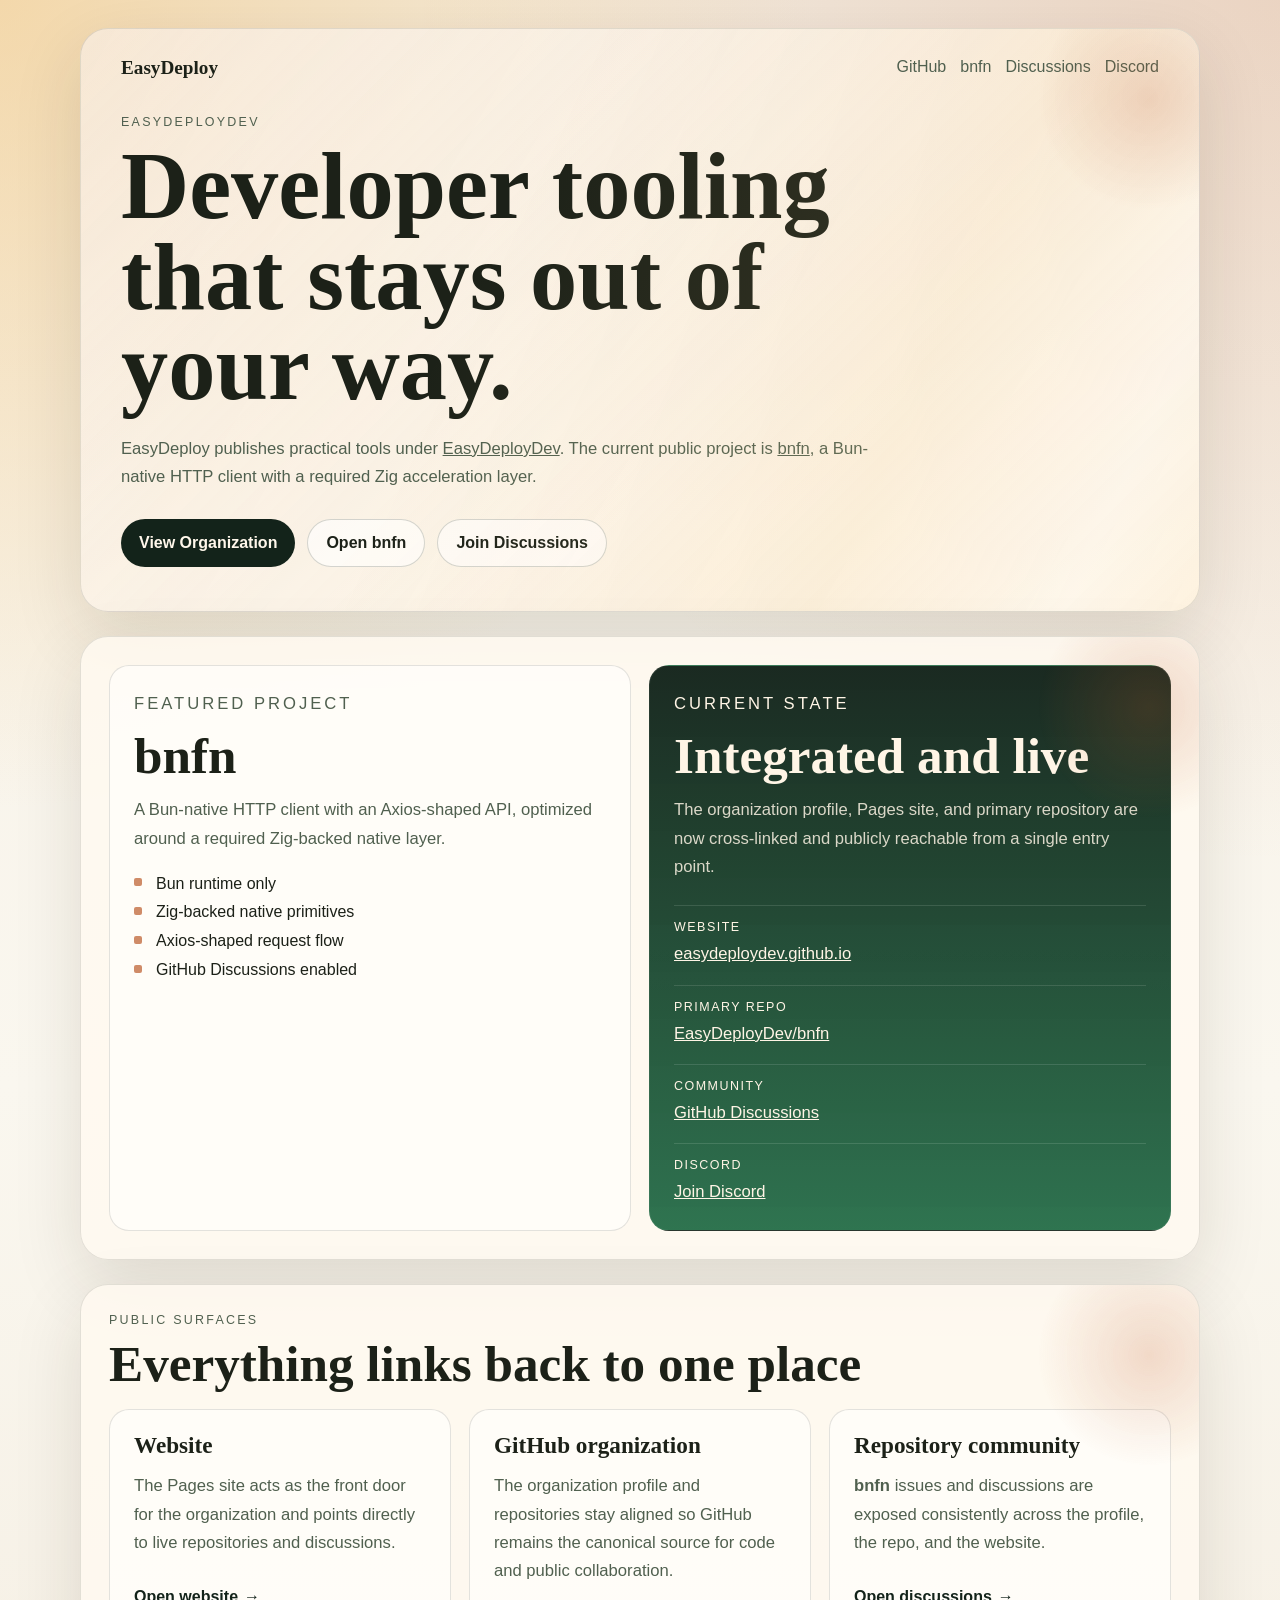
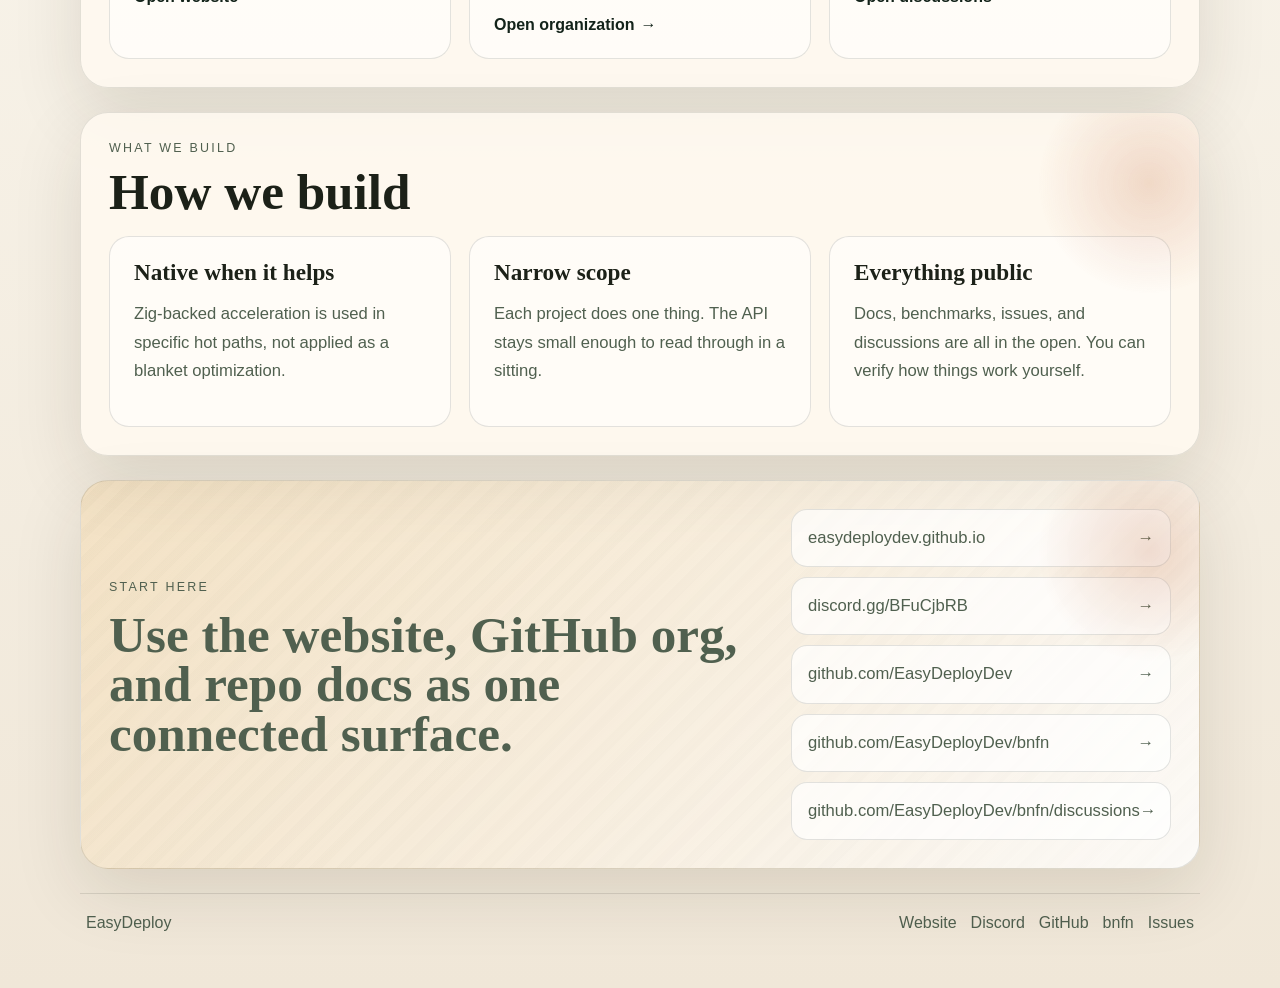
<file: index.html>
<!DOCTYPE html>
<html lang="en">
  <head>
    <meta charset="UTF-8" />
    <meta name="viewport" content="width=device-width, initial-scale=1.0" />
    <title>EasyDeploy</title>
    <meta
      name="description"
      content="EasyDeploy builds focused developer tooling under the EasyDeployDev organization."
    />
    <meta name="theme-color" content="#13231a" />
    <meta property="og:title" content="EasyDeploy" />
    <meta
      property="og:description"
      content="Focused developer tooling under the EasyDeployDev organization."
    />
    <meta property="og:type" content="website" />
    <meta property="og:url" content="https://easydeploydev.github.io/" />
    <meta name="twitter:card" content="summary_large_image" />
    <link rel="canonical" href="https://easydeploydev.github.io/" />
    <link rel="stylesheet" href="./styles.css" />
  </head>
  <body>
    <div class="page-shell">
      <header class="hero">
        <div class="topbar">
          <a class="brand" href="./">EasyDeploy</a>
          <button class="nav-toggle" aria-label="Toggle navigation" aria-expanded="false">
            <span class="nav-toggle-bar"></span>
            <span class="nav-toggle-bar"></span>
            <span class="nav-toggle-bar"></span>
          </button>
          <nav class="topnav" aria-label="Primary">
            <a href="https://github.com/EasyDeployDev">GitHub</a>
            <a href="https://github.com/EasyDeployDev/bnfn">bnfn</a>
            <a href="https://github.com/EasyDeployDev/bnfn/discussions">Discussions</a>
            <a href="https://discord.gg/BFuCjbRB">Discord</a>
          </nav>
        </div>

        <p class="eyebrow">EasyDeployDev</p>
        <h1>Developer tooling that stays out of your way.</h1>
        <p class="lede">
          EasyDeploy publishes practical tools under
          <a href="https://github.com/EasyDeployDev">EasyDeployDev</a>. The
          current public project is
          <a href="https://github.com/EasyDeployDev/bnfn">bnfn</a>, a Bun-native
          HTTP client with a required Zig acceleration layer.
        </p>
        <div class="hero-actions">
          <a class="button button-solid" href="https://github.com/EasyDeployDev"
            >View Organization</a
          >
          <a class="button button-ghost" href="https://github.com/EasyDeployDev/bnfn"
            >Open bnfn</a
          >
          <a class="button button-ghost" href="https://github.com/EasyDeployDev/bnfn/discussions"
            >Join Discussions</a
          >
        </div>
      </header>

      <main>
        <section class="panel grid two-up reveal" id="bnfn">
          <article class="card">
            <p class="section-label">Featured Project</p>
            <h2>bnfn</h2>
            <p>
              A Bun-native HTTP client with an Axios-shaped API, optimized around
              a required Zig-backed native layer.
            </p>
            <ul class="feature-list">
              <li>Bun runtime only</li>
              <li>Zig-backed native primitives</li>
              <li>Axios-shaped request flow</li>
              <li>GitHub Discussions enabled</li>
            </ul>
          </article>

          <article class="card accent-card">
            <p class="section-label">Current State</p>
            <h2>Integrated and live</h2>
            <p>
              The organization profile, Pages site, and primary repository are now
              cross-linked and publicly reachable from a single entry point.
            </p>
            <dl class="stats">
              <div>
                <dt>Website</dt>
                <dd><a href="https://easydeploydev.github.io/">easydeploydev.github.io</a></dd>
              </div>
              <div>
                <dt>Primary repo</dt>
                <dd><a href="https://github.com/EasyDeployDev/bnfn">EasyDeployDev/bnfn</a></dd>
              </div>
              <div>
                <dt>Community</dt>
                <dd>
                  <a href="https://github.com/EasyDeployDev/bnfn/discussions">GitHub Discussions</a>
                </dd>
              </div>
              <div>
                <dt>Discord</dt>
                <dd><a href="https://discord.gg/BFuCjbRB">Join Discord</a></dd>
              </div>
            </dl>
          </article>
        </section>

        <section class="panel reveal">
          <div class="section-header">
            <p class="section-label">Public Surfaces</p>
            <h2>Everything links back to one place</h2>
          </div>
          <div class="grid three-up">
            <article class="card">
              <h3>Website</h3>
              <p>
                The Pages site acts as the front door for the organization and
                points directly to live repositories and discussions.
              </p>
              <a class="text-link" href="https://easydeploydev.github.io/">Open website <span class="arrow" aria-hidden="true">&rarr;</span></a>
            </article>
            <article class="card">
              <h3>GitHub organization</h3>
              <p>
                The organization profile and repositories stay aligned so GitHub
                remains the canonical source for code and public collaboration.
              </p>
              <a class="text-link" href="https://github.com/EasyDeployDev">Open organization <span class="arrow" aria-hidden="true">&rarr;</span></a>
            </article>
            <article class="card">
              <h3>Repository community</h3>
              <p>
                <strong>bnfn</strong> issues and discussions are exposed consistently across the
                profile, the repo, and the website.
              </p>
              <a class="text-link" href="https://github.com/EasyDeployDev/bnfn/discussions"
                >Open discussions <span class="arrow" aria-hidden="true">&rarr;</span></a
              >
            </article>
          </div>
        </section>

        <section class="panel reveal">
          <div class="section-header">
            <p class="section-label">What We Build</p>
            <h2>How we build</h2>
          </div>
          <div class="grid three-up">
            <article class="card">
              <h3>Native when it helps</h3>
              <p>
                Zig-backed acceleration is used in specific hot paths, not
                applied as a blanket optimization.
              </p>
            </article>
            <article class="card">
              <h3>Narrow scope</h3>
              <p>
                Each project does one thing. The API stays small enough to
                read through in a sitting.
              </p>
            </article>
            <article class="card">
              <h3>Everything public</h3>
              <p>
                Docs, benchmarks, issues, and discussions are all in the open.
                You can verify how things work yourself.
              </p>
            </article>
          </div>
        </section>

        <section class="panel callout reveal">
          <div>
            <p class="section-label">Start Here</p>
            <h2>Use the website, GitHub org, and repo docs as one connected surface.</h2>
          </div>
          <div class="link-stack">
            <a href="https://easydeploydev.github.io/">easydeploydev.github.io <span class="arrow" aria-hidden="true">&rarr;</span></a>
            <a href="https://discord.gg/BFuCjbRB">discord.gg/BFuCjbRB <span class="arrow" aria-hidden="true">&rarr;</span></a>
            <a href="https://github.com/EasyDeployDev">github.com/EasyDeployDev <span class="arrow" aria-hidden="true">&rarr;</span></a>
            <a href="https://github.com/EasyDeployDev/bnfn">github.com/EasyDeployDev/bnfn <span class="arrow" aria-hidden="true">&rarr;</span></a>
            <a href="https://github.com/EasyDeployDev/bnfn/discussions"
              >github.com/EasyDeployDev/bnfn/discussions <span class="arrow" aria-hidden="true">&rarr;</span></a
            >
          </div>
        </section>
      </main>

      <footer class="site-footer">
        <span>EasyDeploy</span>
        <div class="footer-links">
          <a href="https://easydeploydev.github.io/">Website</a>
          <a href="https://discord.gg/BFuCjbRB">Discord</a>
          <a href="https://github.com/EasyDeployDev">GitHub</a>
          <a href="https://github.com/EasyDeployDev/bnfn">bnfn</a>
          <a href="https://github.com/EasyDeployDev/bnfn/issues">Issues</a>
        </div>
      </footer>
    </div>

    <script>
      // Scroll-triggered reveal
      (function () {
        var els = document.querySelectorAll(".reveal");
        if (!("IntersectionObserver" in window)) {
          els.forEach(function (el) { el.classList.add("visible"); });
          return;
        }
        var io = new IntersectionObserver(
          function (entries) {
            entries.forEach(function (e) {
              if (e.isIntersecting) {
                e.target.classList.add("visible");
                io.unobserve(e.target);
              }
            });
          },
          { threshold: 0.12 }
        );
        els.forEach(function (el) { io.observe(el); });
      })();

      // Mobile nav toggle
      (function () {
        var btn = document.querySelector(".nav-toggle");
        var nav = document.querySelector(".topnav");
        if (!btn || !nav) return;
        btn.addEventListener("click", function () {
          var open = nav.classList.toggle("open");
          btn.classList.toggle("active", open);
          btn.setAttribute("aria-expanded", String(open));
        });
      })();
    </script>
  </body>
</html>
</file>
<file: styles.css>
:root {
  --bg: #f5efe4;
  --surface: rgba(255, 250, 240, 0.86);
  --surface-strong: #13231a;
  --text: #1c2118;
  --muted: #50604f;
  --line: rgba(28, 33, 24, 0.12);
  --shadow: 0 24px 70px rgba(43, 33, 12, 0.12);
  --radius-lg: 28px;
  --radius-md: 20px;
  --accent: #bb5a2a;
  --focus-ring: rgba(187, 90, 42, 0.5);
}

* {
  box-sizing: border-box;
}

html {
  scroll-behavior: smooth;
}

body {
  margin: 0;
  min-height: 100vh;
  color: var(--text);
  background:
    radial-gradient(circle at top left, rgba(242, 197, 124, 0.55), transparent 28%),
    radial-gradient(circle at top right, rgba(187, 90, 42, 0.18), transparent 30%),
    linear-gradient(180deg, #f5efe4 0%, #faf7ef 42%, #f0e7d8 100%);
  font-family: "Trebuchet MS", Verdana, sans-serif;
  -webkit-font-smoothing: antialiased;
  -moz-osx-font-smoothing: grayscale;
}

a {
  color: inherit;
}

/* ─── Focus Styles ─── */

:focus-visible {
  outline: 2px solid var(--accent);
  outline-offset: 3px;
  border-radius: 4px;
}

.button:focus-visible {
  outline-offset: 4px;
  box-shadow: 0 0 0 4px var(--focus-ring);
}

/* ─── Layout ─── */

.page-shell {
  width: min(1120px, calc(100% - 32px));
  margin: 0 auto;
  padding: 28px 0 56px;
}

.hero,
.panel {
  position: relative;
  overflow: hidden;
  border: 1px solid var(--line);
  border-radius: var(--radius-lg);
  background: var(--surface);
  box-shadow: var(--shadow);
}

.hero {
  padding: 28px 40px 44px;
  margin-bottom: 24px;
  background:
    linear-gradient(135deg, rgba(255, 255, 255, 0.55), rgba(255, 245, 228, 0.92)),
    linear-gradient(120deg, rgba(187, 90, 42, 0.12), rgba(19, 35, 26, 0.04));
  animation: fade-up 600ms ease-out both;
}

.hero::before {
  content: "";
  position: absolute;
  inset: 0;
  background: linear-gradient(
    115deg,
    transparent 20%,
    rgba(242, 197, 124, 0.12) 40%,
    rgba(255, 255, 255, 0.2) 50%,
    rgba(242, 197, 124, 0.12) 60%,
    transparent 80%
  );
  background-size: 200% 100%;
  animation: hero-shimmer 8s ease-in-out infinite;
  pointer-events: none;
}

.hero::after,
.panel::after {
  content: "";
  position: absolute;
  width: 220px;
  height: 220px;
  right: -60px;
  top: -40px;
  border-radius: 50%;
  background: radial-gradient(circle, rgba(187, 90, 42, 0.2), transparent 72%);
  pointer-events: none;
}

/* ─── Navigation ─── */

.topbar {
  display: flex;
  align-items: center;
  justify-content: space-between;
  gap: 20px;
  margin-bottom: 36px;
}

.brand {
  font-family: "Palatino Linotype", "Book Antiqua", Palatino, serif;
  font-size: 1.2rem;
  font-weight: 700;
  text-decoration: none;
}

.nav-toggle {
  display: none;
  flex-direction: column;
  justify-content: center;
  gap: 5px;
  width: 36px;
  height: 36px;
  padding: 6px;
  background: none;
  border: 1px solid var(--line);
  border-radius: 8px;
  cursor: pointer;
  z-index: 10;
}

.nav-toggle-bar {
  display: block;
  width: 100%;
  height: 2px;
  background: var(--text);
  border-radius: 2px;
  transition: transform 300ms ease, opacity 200ms ease;
}

.nav-toggle.active .nav-toggle-bar:nth-child(1) {
  transform: translateY(7px) rotate(45deg);
}

.nav-toggle.active .nav-toggle-bar:nth-child(2) {
  opacity: 0;
}

.nav-toggle.active .nav-toggle-bar:nth-child(3) {
  transform: translateY(-7px) rotate(-45deg);
}

.topnav {
  display: flex;
  flex-wrap: wrap;
  gap: 14px;
}

.topnav a {
  position: relative;
  text-decoration: none;
  color: var(--muted);
  padding-bottom: 2px;
  transition: color 200ms ease;
}

.topnav a::after {
  content: "";
  position: absolute;
  left: 0;
  bottom: -2px;
  width: 0;
  height: 2px;
  background: var(--accent);
  border-radius: 1px;
  transition: width 250ms ease;
}

.topnav a:hover {
  color: var(--text);
}

.topnav a:hover::after {
  width: 100%;
}

/* ─── Typography ─── */

.eyebrow,
.section-label {
  margin: 0 0 12px;
  letter-spacing: 0.18em;
  text-transform: uppercase;
  color: var(--muted);
  font-size: 0.78rem;
}

h1,
h2,
h3 {
  margin: 0;
  font-family: "Palatino Linotype", "Book Antiqua", Palatino, serif;
  line-height: 0.96;
}

h1 {
  max-width: 760px;
  font-size: clamp(3rem, 8vw, 5.9rem);
}

h2 {
  font-size: clamp(2rem, 4vw, 3.2rem);
  margin-bottom: 14px;
}

h3 {
  font-size: 1.45rem;
  margin-bottom: 12px;
}

.lede,
.card p,
.callout,
dd {
  font-size: 1.04rem;
  line-height: 1.7;
  color: var(--muted);
}

.lede {
  max-width: 760px;
  margin: 22px 0 0;
}

/* ─── Buttons ─── */

.hero-actions {
  display: flex;
  flex-wrap: wrap;
  gap: 12px;
  margin-top: 28px;
}

.button {
  display: inline-flex;
  align-items: center;
  justify-content: center;
  min-height: 48px;
  padding: 0 18px;
  border-radius: 999px;
  text-decoration: none;
  font-weight: 700;
  transition:
    transform 180ms ease,
    background-color 200ms ease,
    border-color 200ms ease,
    box-shadow 200ms ease;
}

.button:hover {
  transform: translateY(-2px);
}

.button:active {
  transform: translateY(0);
  transition-duration: 60ms;
}

.button-solid {
  background: var(--surface-strong);
  color: #fff7eb;
}

.button-solid:hover {
  background: #1a3524;
  box-shadow: 0 6px 20px rgba(19, 35, 26, 0.28);
}

.button-ghost {
  border: 1px solid rgba(19, 35, 26, 0.18);
  background: rgba(255, 255, 255, 0.62);
}

.button-ghost:hover {
  border-color: rgba(19, 35, 26, 0.34);
  background: rgba(255, 255, 255, 0.88);
  box-shadow: 0 4px 14px rgba(43, 33, 12, 0.08);
}

/* ─── Panels & Cards ─── */

.panel {
  padding: 28px;
  margin-bottom: 24px;
  animation: fade-up 680ms ease-out both;
}

.grid {
  display: grid;
  gap: 18px;
}

.two-up {
  grid-template-columns: repeat(2, minmax(0, 1fr));
}

.three-up {
  grid-template-columns: repeat(3, minmax(0, 1fr));
}

.card {
  height: 100%;
  padding: 24px;
  border: 1px solid var(--line);
  border-radius: var(--radius-md);
  background: rgba(255, 255, 255, 0.54);
  transition:
    transform 280ms ease,
    box-shadow 280ms ease,
    border-color 280ms ease;
}

.card:hover {
  transform: translateY(-4px);
  box-shadow: 0 12px 32px rgba(43, 33, 12, 0.1);
  border-color: rgba(28, 33, 24, 0.2);
}

.accent-card {
  background:
    linear-gradient(180deg, rgba(19, 35, 26, 0.97), rgba(29, 104, 66, 0.92)),
    linear-gradient(180deg, rgba(255, 255, 255, 0.08), rgba(255, 255, 255, 0));
  border-color: rgba(255, 255, 255, 0.06);
}

.accent-card:hover {
  box-shadow: 0 12px 36px rgba(19, 35, 26, 0.3);
  border-color: rgba(255, 255, 255, 0.14);
}

.accent-card .section-label,
.accent-card h2,
.accent-card a,
.accent-card dt {
  color: #fff5e6;
}

.accent-card p,
.accent-card dd {
  color: rgba(255, 245, 230, 0.84);
}

.feature-list {
  margin: 16px 0 0;
  padding-left: 0;
  list-style: none;
  color: var(--text);
  line-height: 1.8;
}

.feature-list li {
  position: relative;
  padding-left: 22px;
}

.feature-list li::before {
  content: "";
  position: absolute;
  left: 0;
  top: 0.55em;
  width: 8px;
  height: 8px;
  border-radius: 2px;
  background: var(--accent);
  opacity: 0.7;
}

.stats {
  margin: 24px 0 0;
  display: grid;
  gap: 16px;
}

.stats div {
  padding-top: 14px;
  border-top: 1px solid rgba(255, 255, 255, 0.12);
}

dt {
  margin-bottom: 6px;
  font-size: 0.78rem;
  letter-spacing: 0.12em;
  text-transform: uppercase;
}

dd {
  margin: 0;
}

.section-header {
  margin-bottom: 20px;
}

/* ─── Text Links ─── */

.text-link {
  display: inline-flex;
  align-items: center;
  gap: 6px;
  margin-top: 14px;
  color: var(--surface-strong);
  font-weight: 700;
  text-decoration: none;
  transition: color 200ms ease, gap 250ms ease;
}

.text-link:hover {
  color: var(--accent);
  gap: 10px;
}

.arrow {
  display: inline-block;
  transition: transform 250ms ease;
}

.text-link:hover .arrow,
.link-stack a:hover .arrow {
  transform: translateX(3px);
}

/* ─── Callout ─── */

.callout {
  display: flex;
  align-items: center;
  justify-content: space-between;
  gap: 24px;
  background:
    linear-gradient(135deg, rgba(242, 197, 124, 0.28), rgba(255, 255, 255, 0.78)),
    repeating-linear-gradient(
      -45deg,
      rgba(19, 35, 26, 0.02),
      rgba(19, 35, 26, 0.02) 10px,
      rgba(255, 255, 255, 0.02) 10px,
      rgba(255, 255, 255, 0.02) 20px
    );
}

.link-stack {
  display: flex;
  flex-direction: column;
  gap: 10px;
  min-width: min(100%, 380px);
}

.link-stack a {
  display: flex;
  align-items: center;
  justify-content: space-between;
  padding: 14px 16px;
  border-radius: 16px;
  border: 1px solid var(--line);
  text-decoration: none;
  background: rgba(255, 255, 255, 0.7);
  transition:
    background 200ms ease,
    border-color 200ms ease,
    transform 200ms ease,
    box-shadow 200ms ease;
}

.link-stack a:hover {
  transform: translateY(-2px);
  background: rgba(255, 255, 255, 0.95);
  border-color: rgba(28, 33, 24, 0.22);
  box-shadow: 0 4px 14px rgba(43, 33, 12, 0.08);
}

/* ─── Footer ─── */

.site-footer {
  display: flex;
  align-items: center;
  justify-content: space-between;
  gap: 18px;
  padding: 20px 6px 0;
  margin-top: 8px;
  border-top: 1px solid var(--line);
  color: var(--muted);
}

.footer-links {
  display: flex;
  flex-wrap: wrap;
  gap: 14px;
}

.footer-links a {
  text-decoration: none;
  transition: color 200ms ease;
}

.footer-links a:hover {
  color: var(--text);
}

/* ─── 404 ─── */

.error-panel {
  padding: 48px 40px;
  text-align: center;
  animation: fade-up 600ms ease-out both;
}

.error-panel .eyebrow {
  font-size: 5rem;
  font-family: "Palatino Linotype", "Book Antiqua", Palatino, serif;
  font-weight: 700;
  letter-spacing: 0.04em;
  color: var(--accent);
  opacity: 0.25;
  margin-bottom: 8px;
}

.error-panel h1 {
  margin: 0 auto;
  font-size: clamp(2rem, 5vw, 3.6rem);
}

.error-panel .lede {
  margin: 18px auto 0;
  text-align: center;
}

.error-panel .hero-actions {
  justify-content: center;
}

/* ─── Scroll Reveal ─── */

.reveal {
  opacity: 0;
  transform: translateY(28px);
  transition: opacity 600ms ease-out, transform 600ms ease-out;
}

.reveal.visible {
  opacity: 1;
  transform: translateY(0);
}

/* Stagger children inside revealed panels */
.reveal.visible .card {
  animation: card-stagger 500ms ease-out both;
}

.reveal.visible .card:nth-child(1) { animation-delay: 80ms; }
.reveal.visible .card:nth-child(2) { animation-delay: 160ms; }
.reveal.visible .card:nth-child(3) { animation-delay: 240ms; }

/* ─── Animations ─── */

@keyframes fade-up {
  from {
    opacity: 0;
    transform: translateY(18px);
  }
  to {
    opacity: 1;
    transform: translateY(0);
  }
}

@keyframes card-stagger {
  from {
    opacity: 0;
    transform: translateY(14px);
  }
  to {
    opacity: 1;
    transform: translateY(0);
  }
}

@keyframes hero-shimmer {
  0%, 100% { background-position: -50% 0; }
  50% { background-position: 150% 0; }
}

/* ─── Responsive ─── */

@media (max-width: 900px) {
  .two-up,
  .three-up,
  .callout {
    grid-template-columns: 1fr;
    display: grid;
  }

  .topbar {
    flex-wrap: wrap;
  }

  .nav-toggle {
    display: flex;
  }

  .topnav {
    display: none;
    flex-direction: column;
    width: 100%;
    gap: 8px;
    padding-top: 12px;
    border-top: 1px solid var(--line);
  }

  .topnav.open {
    display: flex;
  }

  .topnav a {
    padding: 8px 0;
  }

  .site-footer {
    flex-direction: column;
    align-items: flex-start;
  }
}

@media (max-width: 640px) {
  .page-shell {
    width: min(100% - 18px, 1120px);
    padding-top: 12px;
  }

  .hero,
  .panel {
    border-radius: 22px;
  }

  .hero {
    padding: 22px 22px 28px;
  }

  .panel,
  .card,
  .error-panel {
    padding: 20px;
  }

  h1 {
    line-height: 1;
  }

  .button,
  .link-stack {
    width: 100%;
  }

  .callout > div:first-child h2 {
    font-size: 1.6rem;
    line-height: 1.15;
  }
}

/* Reduce motion for users who prefer it */
@media (prefers-reduced-motion: reduce) {
  *, *::before, *::after {
    animation-duration: 0.01ms !important;
    animation-iteration-count: 1 !important;
    transition-duration: 0.01ms !important;
  }

  .reveal {
    opacity: 1;
    transform: none;
  }

  .hero::before {
    animation: none;
  }
}
</file>
